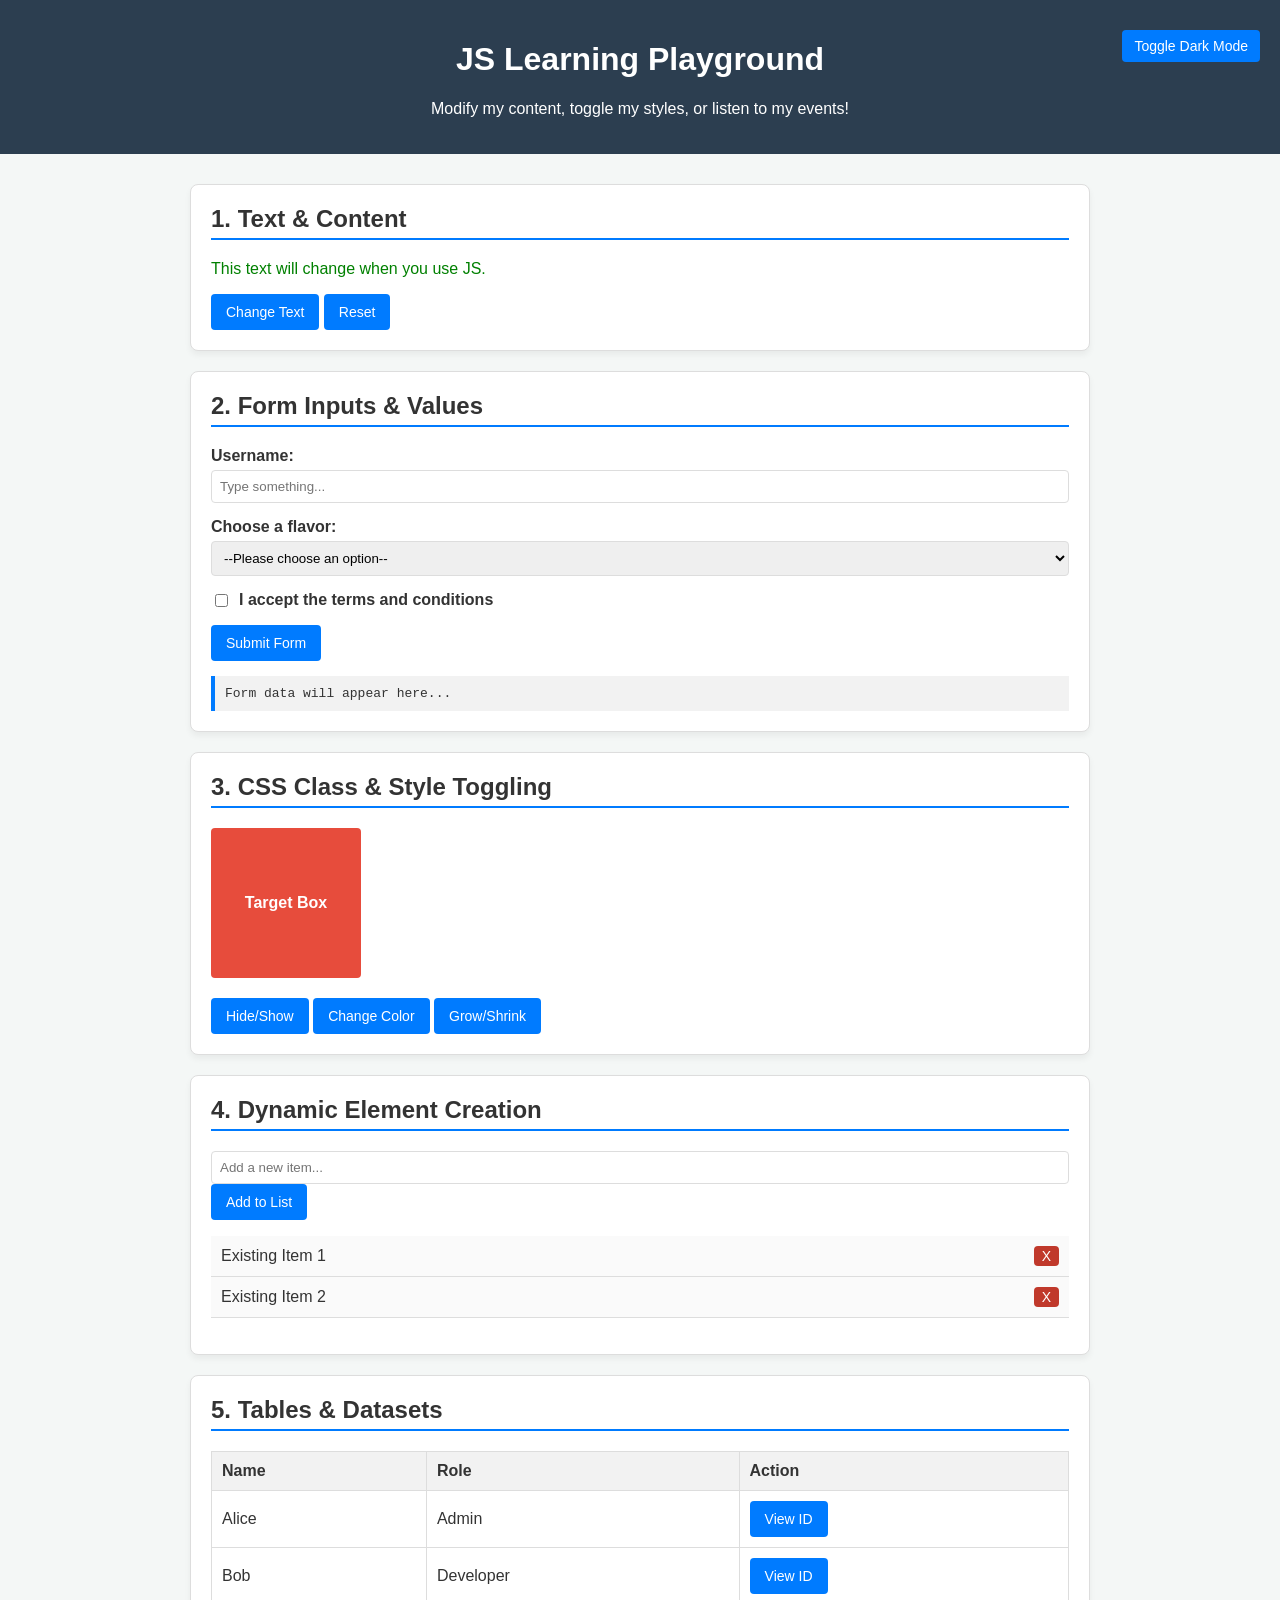
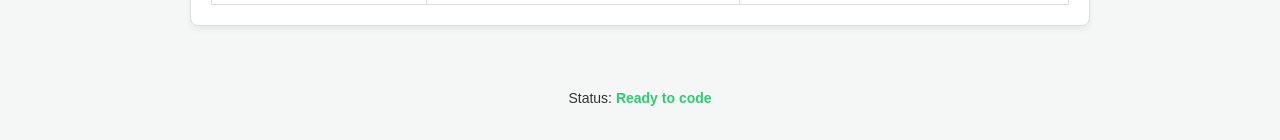
<file: index.html>
<!DOCTYPE html>
<html lang="en">
<head>
    <meta charset="UTF-8">
    <meta name="viewport" content="width=device-width, initial-scale=1.0">
    <title>JavaScript Practice Playground</title>
    <link rel="stylesheet" href="styles.css">
</head>
<body>
    
    <header>
        <h1 id="main-heading">JS Learning Playground</h1>
        <p>Modify my content, toggle my styles, or listen to my events!</p>
        <button id="theme-toggle">Toggle Dark Mode</button>
    </header>

    <main class="container">
        
        <section class="card" id="text-section">
            <h2>1. Text & Content</h2>
            <p id="dynamic-text">This text will change when you use JS.</p>
            <button id="btn-change-text" onclick="chngtxts()">Change Text</button>
            <button id="btn-reset-text" onclick="remove()">Reset</button>
        </section>

        <section class="card" id="form-section">
            <h2>2. Form Inputs & Values</h2>
            <form id="practice-form" onsubmit="event.preventDefault();">
                <div class="form-group">
                    <label for="username">Username:</label>
                    <input type="text" id="username" placeholder="Type something...">
                </div>

                <div class="form-group">
                    <label for="ice-cream">Choose a flavor:</label>
                    <select id="ice-cream" name="ice-cream">
                        <option value="">--Please choose an option--</option>
                        <option value="chocolate">Chocolate</option>
                        <option value="vanilla">Vanilla</option>
                        <option value="strawberry">Strawberry</option>
                    </select>
                </div>

                <div class="form-group checkbox-group">
                    <input type="checkbox" id="terms" name="terms">
                    <label for="terms">I accept the terms and conditions</label>
                </div>

                <button type="submit" id="btn-submit">Submit Form</button>
            </form>
            <div id="form-output" class="output-box">Form data will appear here...</div>
        </section>

        <section class="card" id="style-section">
            <h2>3. CSS Class & Style Toggling</h2>
            <div id="box" class="box-element">Target Box</div>
            <div class="control-buttons">
                <button id="btn-hide">Hide/Show</button>
                <button id="btn-color">Change Color</button>
                <button id="btn-grow">Grow/Shrink</button>
            </div>
        </section>

        <section class="card" id="list-section">
            <h2>4. Dynamic Element Creation</h2>
            <div class="todo-input-container">
                <input type="text" id="todo-input" placeholder="Add a new item...">
                <button id="btn-add-item">Add to List</button>
            </div>
            <ul id="dynamic-list" >
                <li >Existing Item 1 <button class="delete-btn">X</button></li>
                <li >Existing Item 2 <button class="delete-btn">X</button></li>
            </ul>
        </section>

        <section class="card" id="table-section">
            <h2>5. Tables & Datasets</h2>
            <table id="user-table">
                <thead>
                    <tr>
                        <th>Name</th>
                        <th>Role</th>
                        <th>Action</th>
                    </tr>
                </thead>
                <tbody>
                    <tr data-user-id="101">
                        <td>Alice</td>
                        <td>Admin</td>
                        <td><button class="btn-view">View ID</button></td>
                    </tr>
                    <tr data-user-id="102">
                        <td>Bob</td>
                        <td>Developer</td>
                        <td><button class="btn-view">View ID</button></td>
                    </tr>
                </tbody>
            </table>
        </section>

    </main>

    <footer>
        <p>Status: <span id="connection-status" class="online">Ready to code</span></p>
    </footer>

    <script src="script.js"></script>
</body>
</html>
</file>
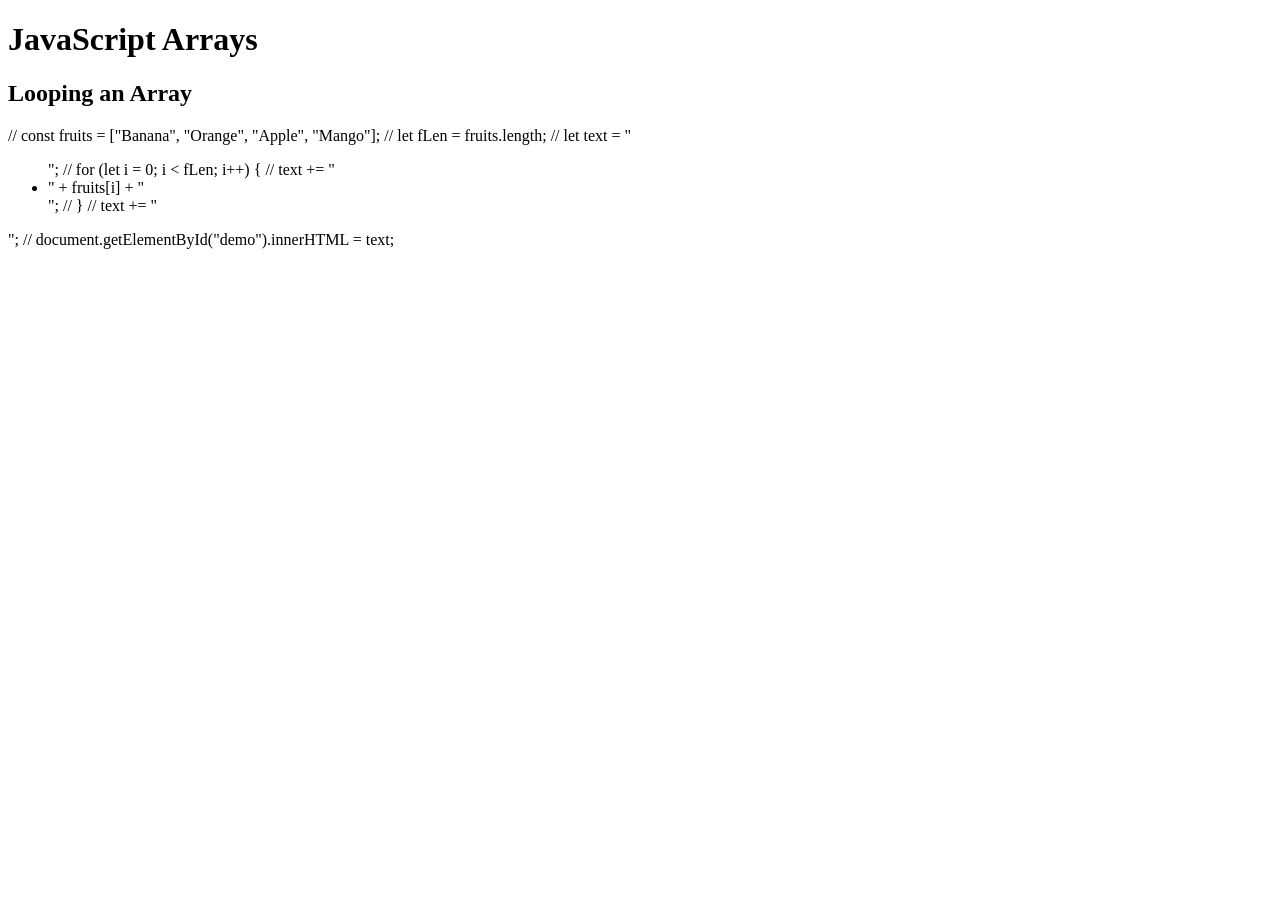
<file: hi.html>
<!DOCTYPE html>
<html>
<body>
<h1>JavaScript Arrays</h1>
<h2>Looping an Array</h2>

<p id="demo"></p>

<script src="scripts.js"></script>
// const fruits = ["Banana", "Orange", "Apple", "Mango"];
// let fLen = fruits.length;

// let text = "<ul>";
// for (let i = 0; i < fLen; i++) {
//   text += "<li>" + fruits[i] + "</li>";
// }
// text += "</ul>";

// document.getElementById("demo").innerHTML = text;



</body>
</html>
</file>
<file: styles.css>
/* Base Setup & Variables */
:root {
    --bg-color: #f4f7f6;
    --card-bg: #ffffff;
    --text-color: #333333;
    --primary-color: #007bff;
    --primary-hover: #0056b3;
    --border-color: #dddddd;
}

/* Dark Mode Variables */
body.dark-mode {
    --bg-color: #1e1e24;
    --card-bg: #2a2a35;
    --text-color: #f4f7f6;
    --border-color: #444455;
}

body {
    font-family: 'Segoe UI', Tahoma, Geneva, Verdana, sans-serif;
    background-color: var(--bg-color);
    color: var(--text-color);
    margin: 0;
    padding: 0;
    transition: background-color 0.3s, color 0.3s;
}

header {
    background-color: #2c3e50;
    color: white;
    text-align: center;
    padding: 20px;
    position: relative;
}

#theme-toggle {
    position: absolute;
    right: 20px;
    top: 30px;
    padding: 8px 12px;
    cursor: pointer;
}

.container {
    max-width: 900px;
    margin: 30px auto;
    padding: 0 20px;
    display: grid;
    grid-template-columns: 1fr;
    gap: 20px;
}

/* Cards layout */
.card {
    background-color: var(--card-bg);
    border: 1px solid var(--border-color);
    border-radius: 8px;
    padding: 20px;
    box-shadow: 0 4px 6px rgba(0,0,0,0.05);
}

h2 {
    margin-top: 0;
    border-bottom: 2px solid var(--primary-color);
    padding-bottom: 5px;
}

/* Form Styles */
.form-group {
    margin-bottom: 15px;
}

.form-group label {
    display: block;
    margin-bottom: 5px;
    font-weight: bold;
}

input[type="text"], select {
    width: 100%;
    padding: 8px;
    border: 1px solid var(--border-color);
    border-radius: 4px;
    box-sizing: border-box;
}

.checkbox-group {
    display: flex;
    align-items: center;
    gap: 8px;
}

.checkbox-group label {
    margin-bottom: 0;
}

/* Buttons */
button {
    background-color: var(--primary-color);
    color: white;
    border: none;
    padding: 10px 15px;
    border-radius: 4px;
    cursor: pointer;
    font-size: 14px;
}

button:hover {
    background-color: var(--primary-hover);
}

.output-box {
    margin-top: 15px;
    padding: 10px;
    background-color: rgba(0, 0, 0, 0.05);
    border-left: 4px solid var(--primary-color);
    font-family: monospace;
}

/* Box for manipulation */
.box-element {
    width: 150px;
    height: 150px;
    background-color: #e74c3c;
    color: white;
    display: flex;
    align-items: center;
    justify-content: center;
    font-weight: bold;
    margin: 20px 0;
    border-radius: 4px;
    transition: all 0.4s ease;
}

/* Dynamic JS Modifier Classes */
.hidden {
    display: none !important;
}

.box-alt-color {
    background-color: #2ecc71 !important;
}

.box-large {
    width: 220px;
    height: 220px;
    font-size: 20px;
}

/* Lists and Tables */
ul {
    list-style-type: none;
    padding: 0;
}

ul li {
    padding: 10px;
    background-color: rgba(0,0,0,0.02);
    border-bottom: 1px solid var(--border-color);
    display: flex;
    justify-content: space-between;
    align-items: center;
}

.delete-btn {
    background-color: #c0392b;
    padding: 2px 8px;
}

table {
    width: 100%;
    border-collapse: collapse;
    margin-top: 10px;
}

th, td {
    border: 1px solid var(--border-color);
    padding: 10px;
    text-align: left;
}

th {
    background-color: rgba(0,0,0,0.05);
}

footer {
    text-align: center;
    padding: 20px;
    font-size: 14px;
}

.online { color: #2ecc71; font-weight: bold; }
</file>
